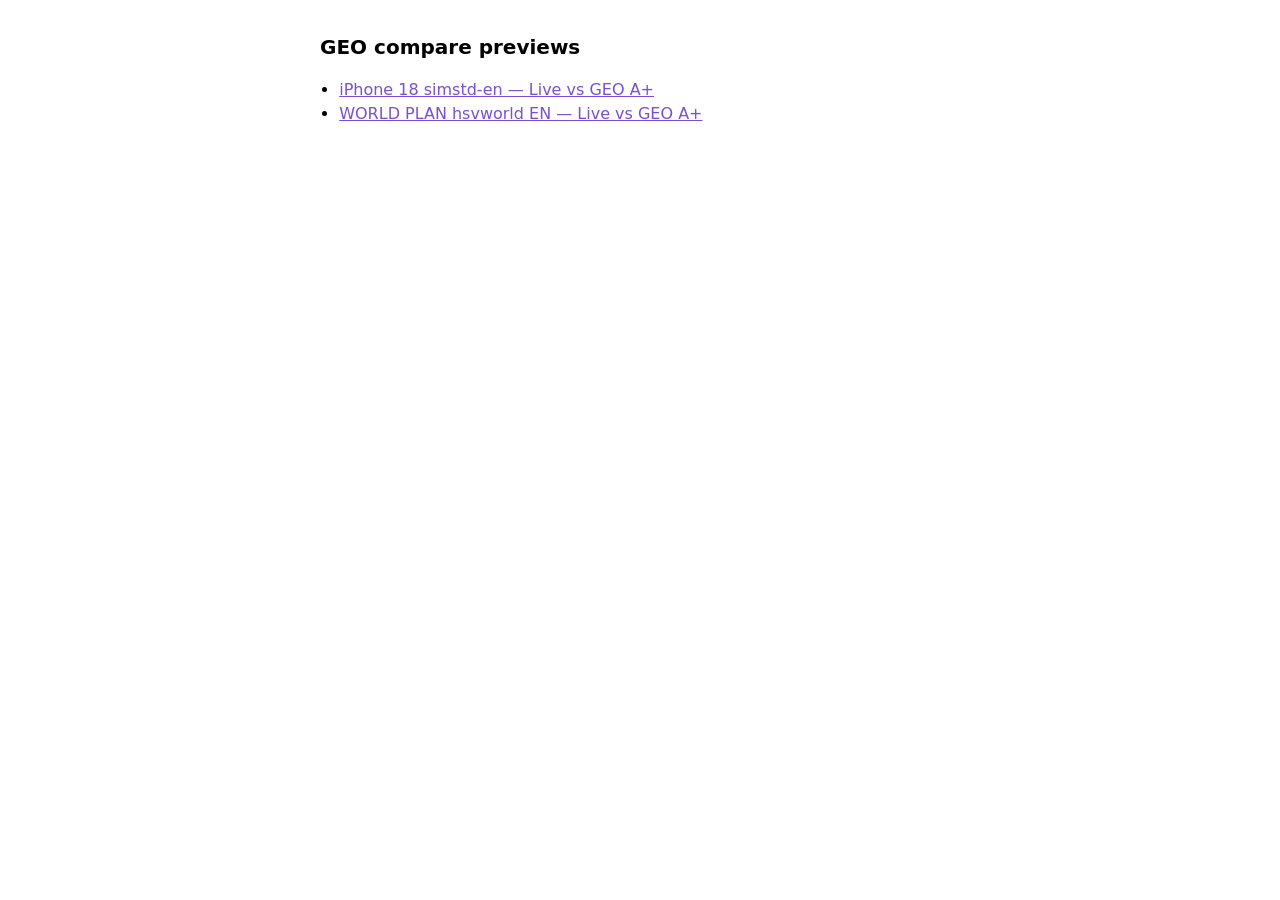
<file: public/index.html>
<!DOCTYPE html>
<html lang="en">
<head>
<meta charset="utf-8">
<meta name="viewport" content="width=device-width, initial-scale=1">
<title>3HK GEO — Live vs A+ compare</title>
<style>
  body { font-family: system-ui, sans-serif; max-width: 40rem; margin: 2rem auto; padding: 0 1rem; line-height: 1.5; }
  h1 { font-size: 1.25rem; }
  ul { padding-left: 1.2rem; }
  a { color: #774fda; }
</style>
</head>
<body>
<h1>GEO compare previews</h1>
<ul>
  <li><a href="/iphone18pro/simstd-en-live-vs-aplus-compare.html">iPhone 18 simstd-en — Live vs GEO A+</a></li>
  <li><a href="/hsvworld/index-en-live-vs-aplus-compare.html">WORLD PLAN hsvworld EN — Live vs GEO A+</a></li>
</ul>
</body>
</html>
</file>
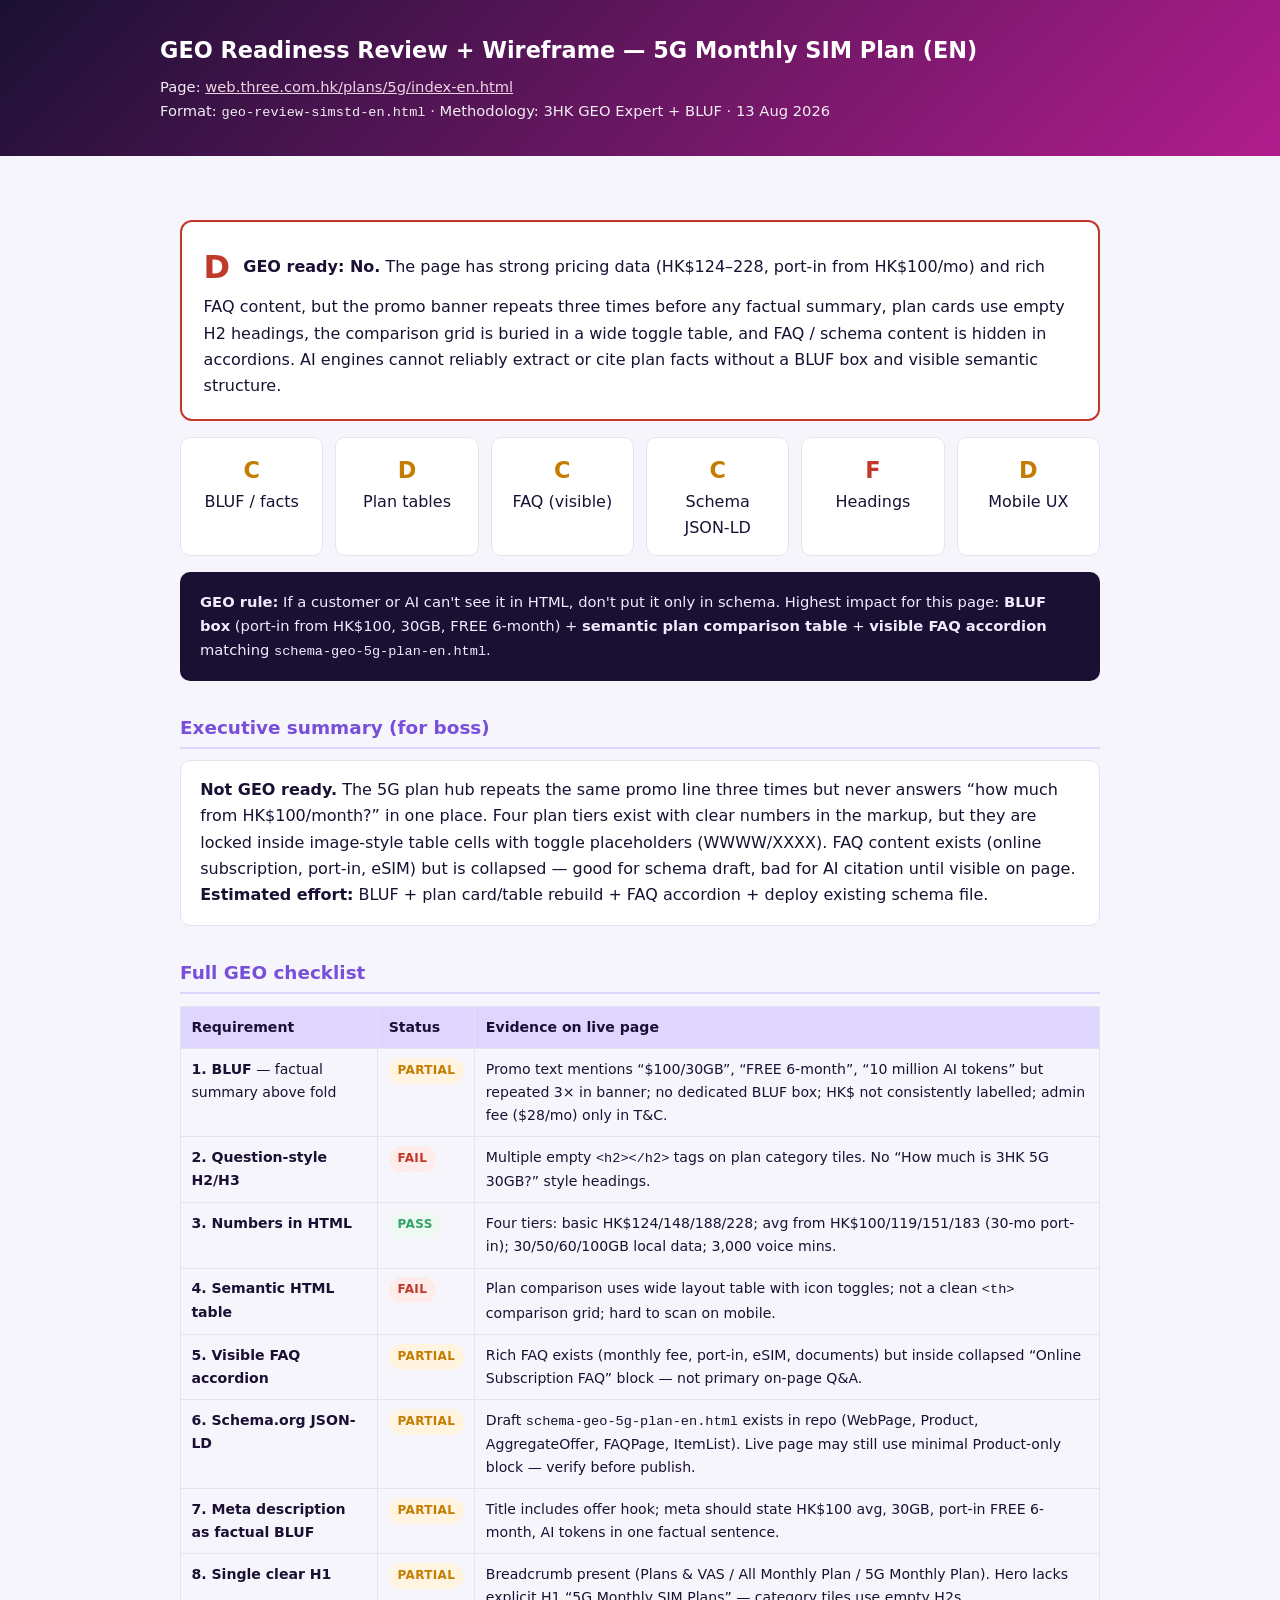
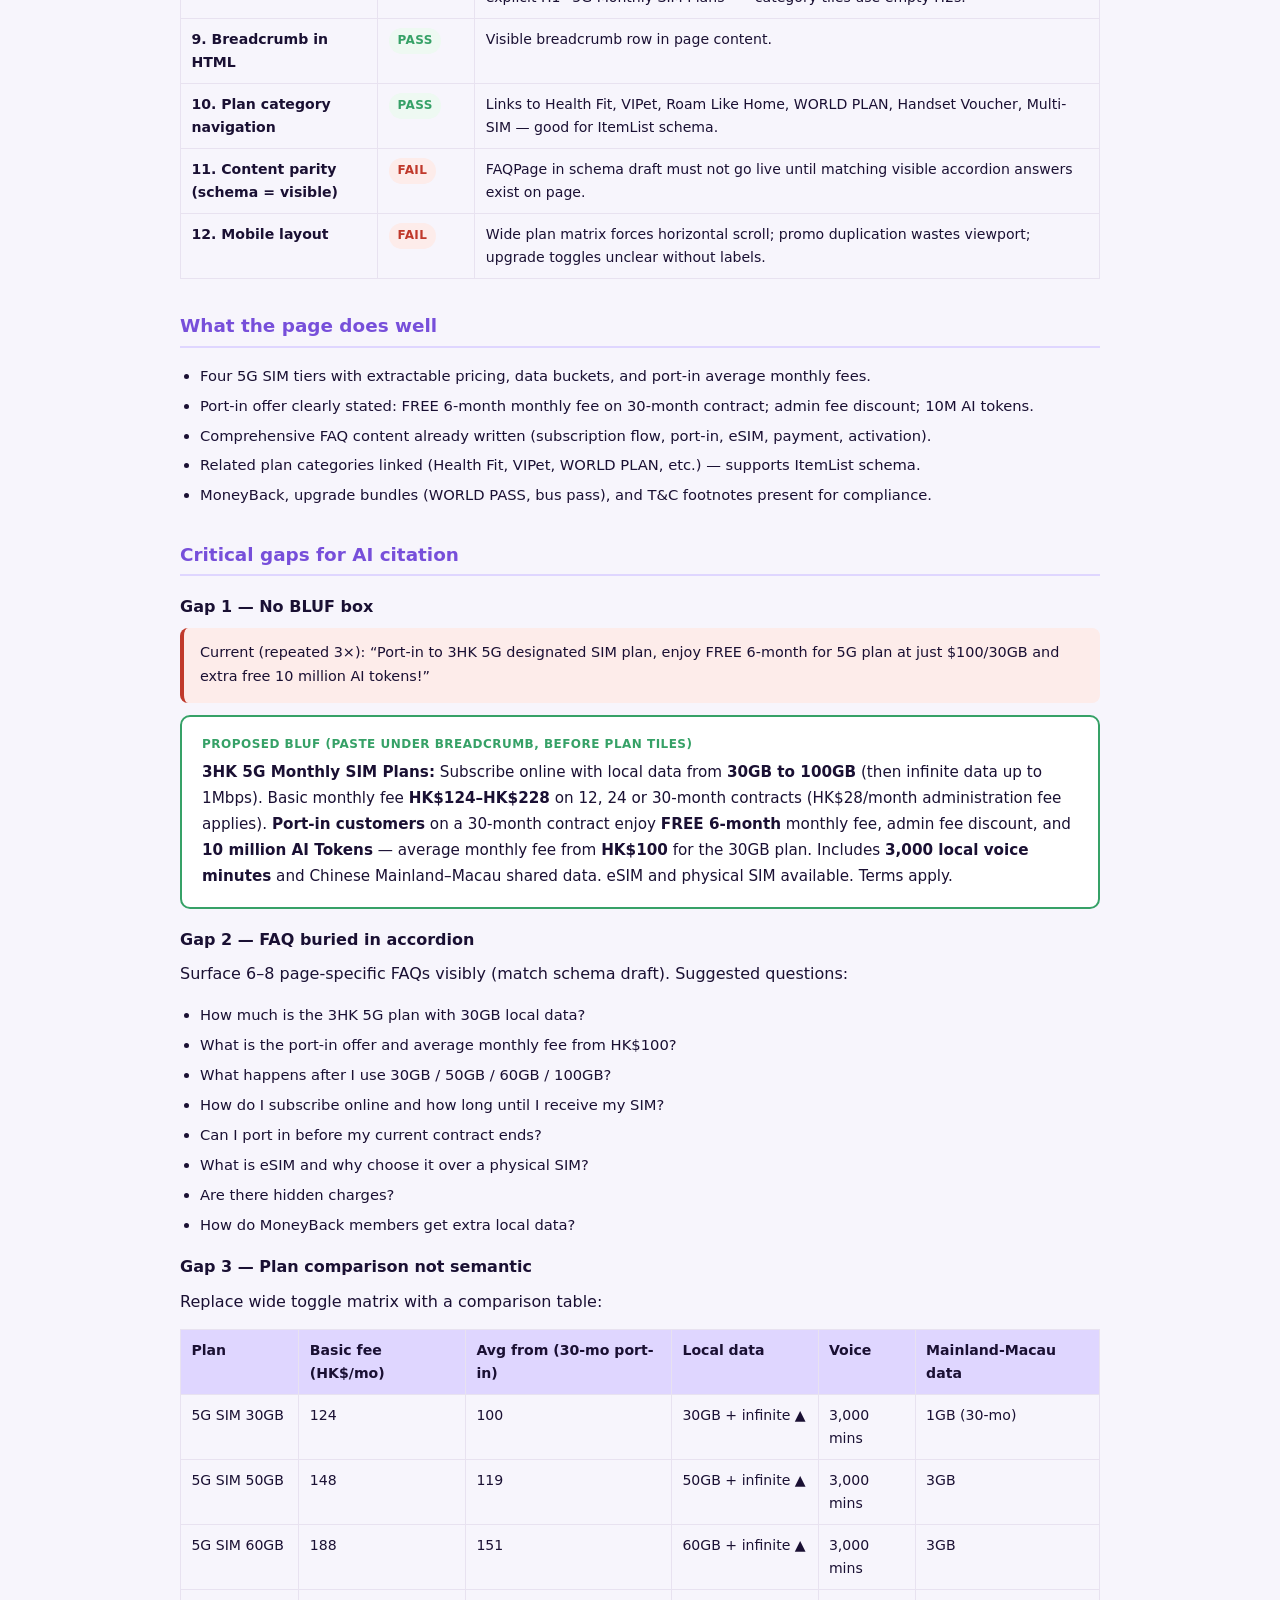
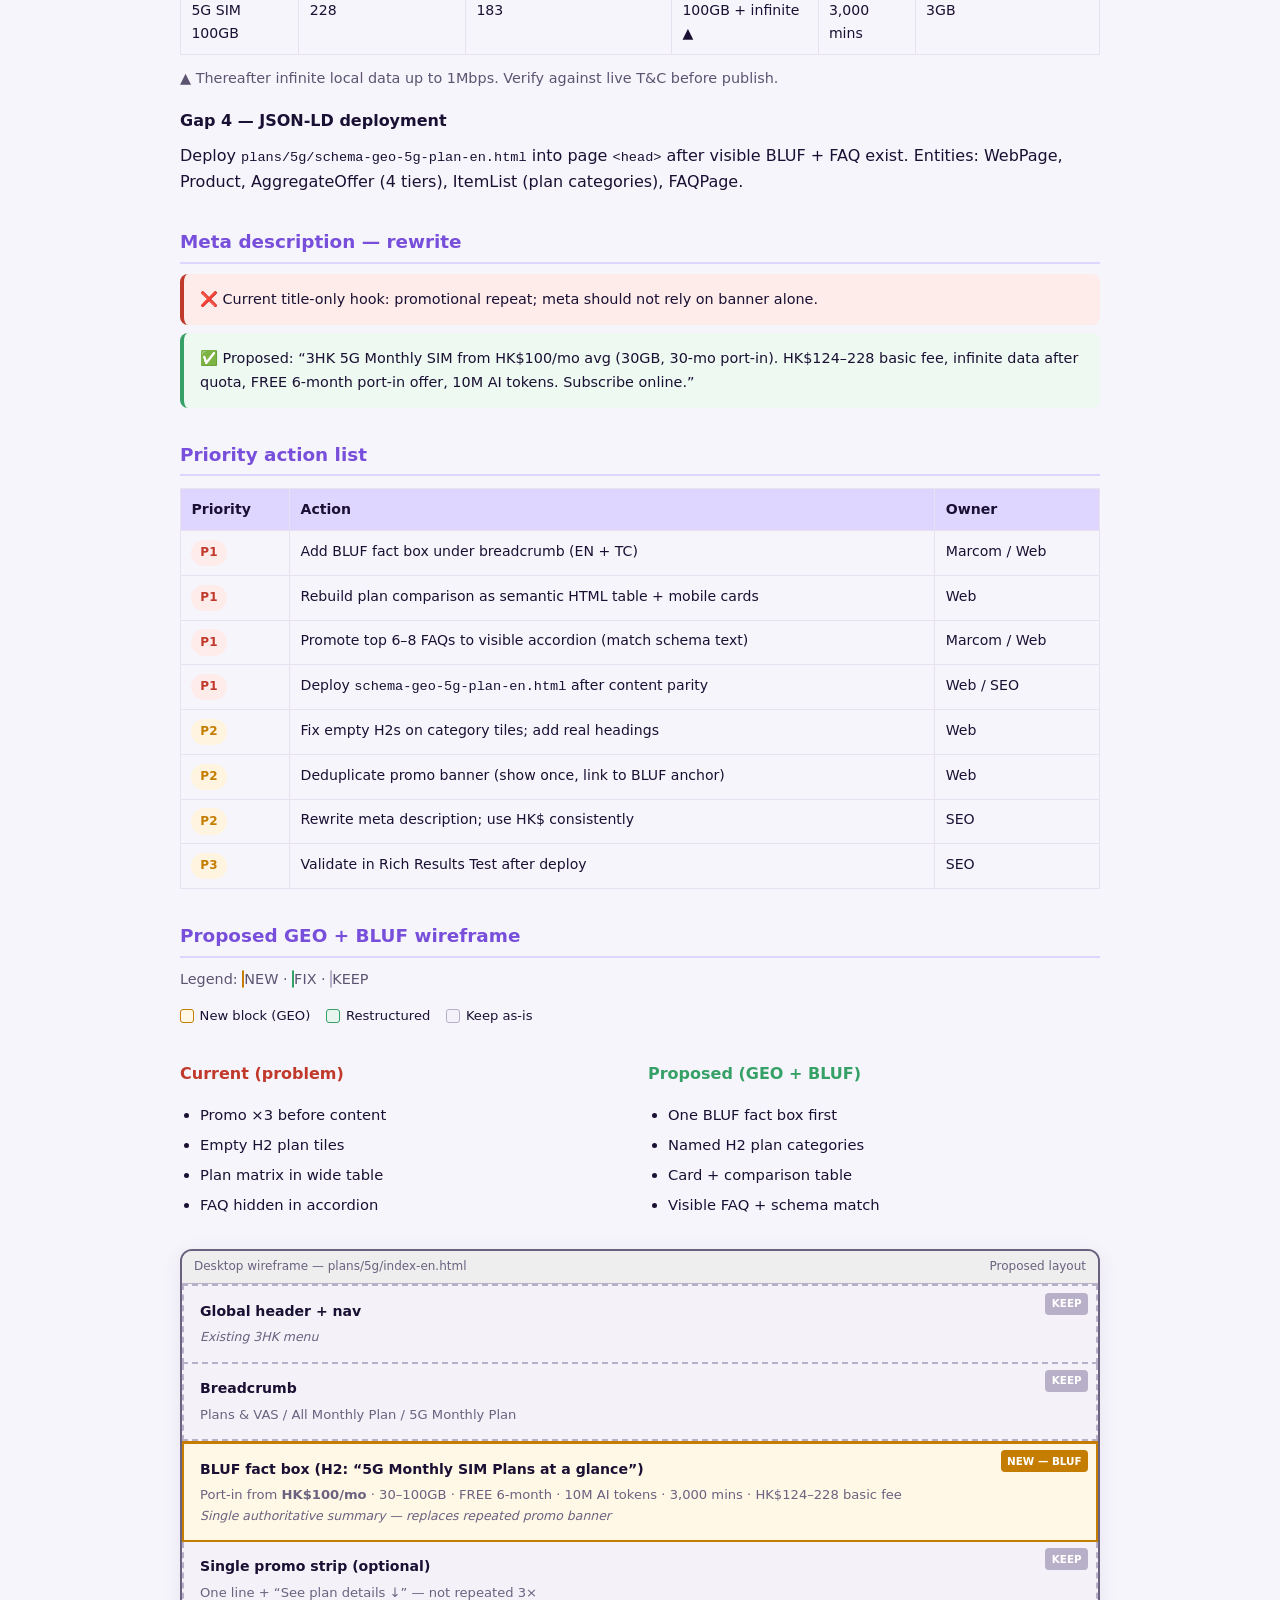
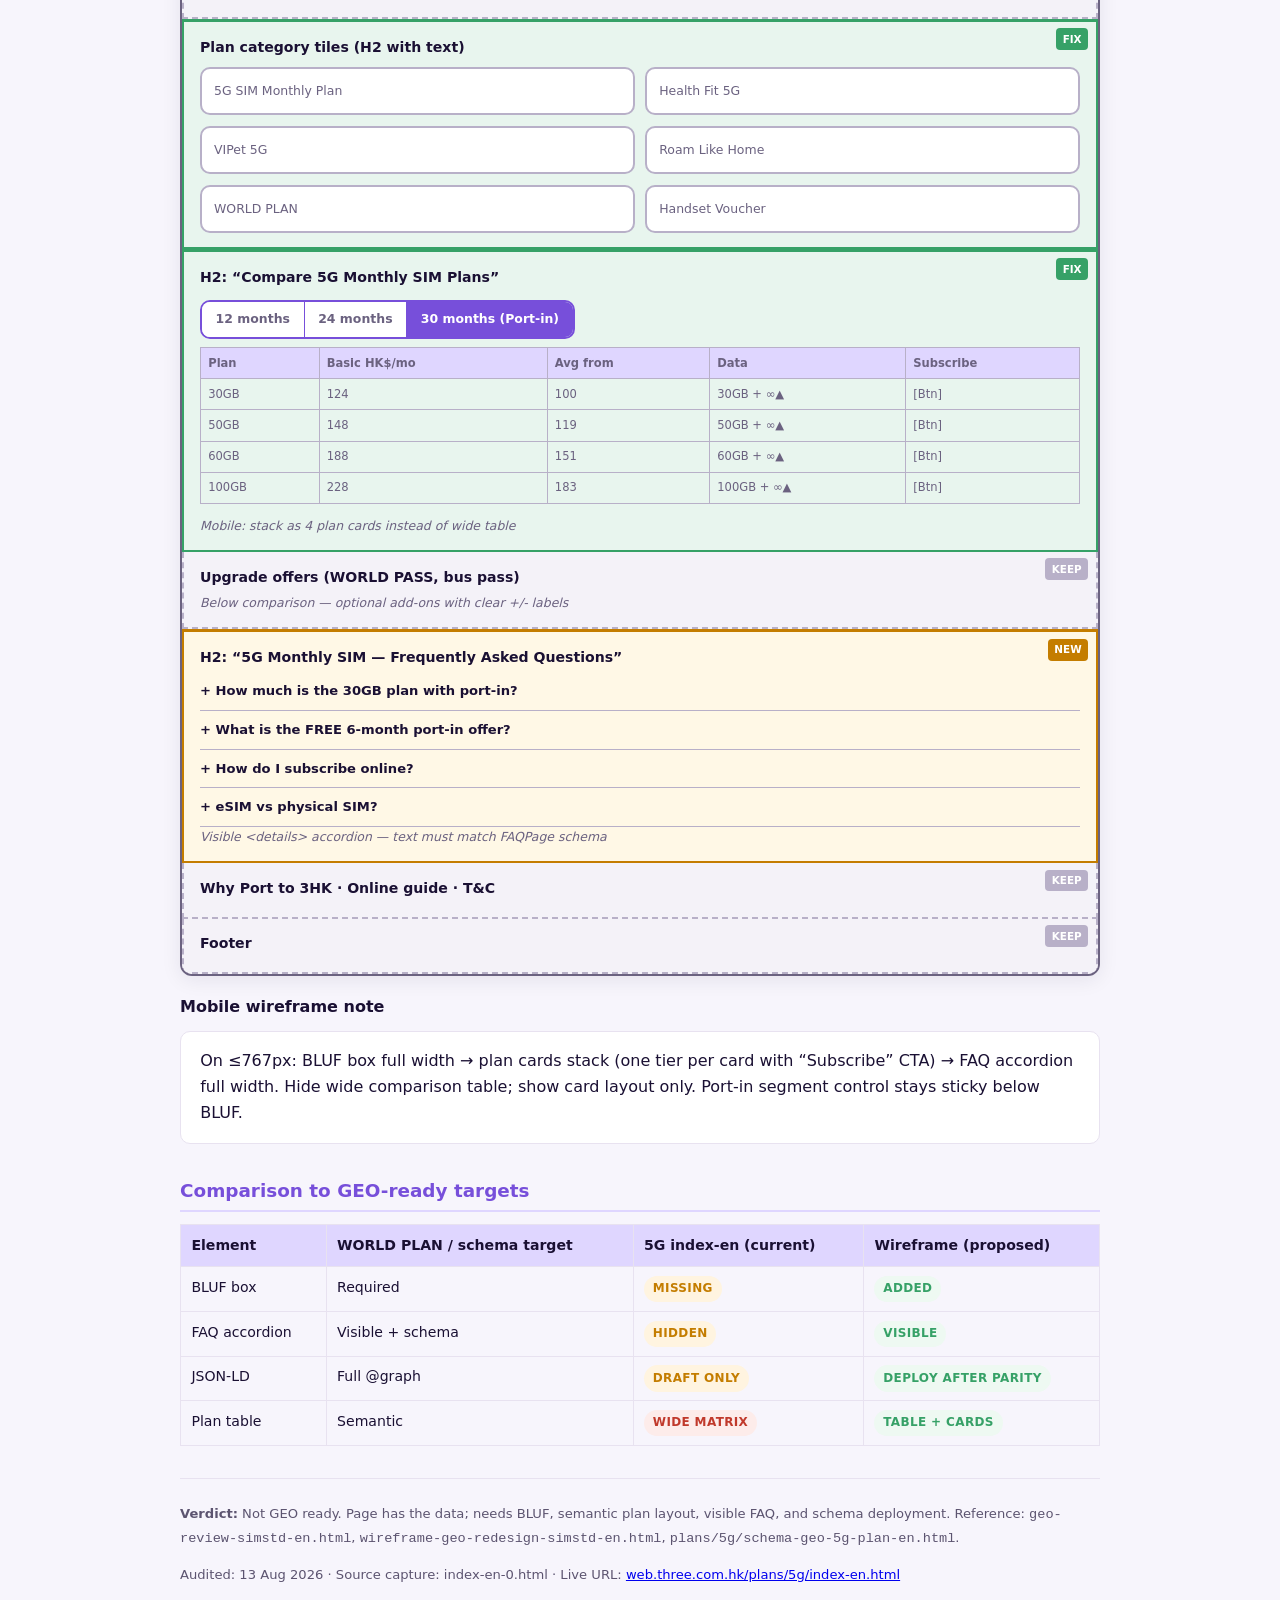
<file: plans/5g/geo-review-5g-index-en.html>
<!DOCTYPE html>
<html lang="en">
<head>
    <meta charset="UTF-8">
    <meta name="viewport" content="width=device-width, initial-scale=1.0">
    <title>GEO Review + Wireframe — 5G Monthly SIM Plan (EN)</title>
    <style>
        :root {
            --ink: #1a1033;
            --muted: #5c5470;
            --line: #e8e2f0;
            --bg: #f7f5fc;
            --card: #fff;
            --accent: #774fda;
            --accent-soft: #dfd6ff;
            --ok: #36a167;
            --warn: #c47d00;
            --bad: #c0392b;
            --wire: #b8b0c8;
            --wire-dark: #6b6280;
            --fill: #f4f2f8;
            --fill-new: #fff8e6;
            --fill-ok: #e8f5ee;
        }
        * { box-sizing: border-box; }
        body {
            margin: 0;
            font-family: system-ui, -apple-system, "Segoe UI", Arial, sans-serif;
            color: var(--ink);
            background: var(--bg);
            line-height: 1.65;
        }
        .wrap { max-width: 960px; margin: 0 auto; padding: 1.75rem 1.25rem 3rem; }
        header {
            background: linear-gradient(135deg, #1a1033, #b11d8d);
            color: #fff;
            padding: 2rem 1.25rem;
            margin-bottom: 1.25rem;
        }
        header .wrap { padding: 0; max-width: 960px; }
        h1 { margin: 0 0 0.35rem; font-size: 1.4rem; }
        .subtitle { margin: 0; opacity: 0.92; font-size: 0.92rem; }
        .subtitle a { color: #fce4f0; }
        h2 {
            margin: 2rem 0 0.65rem;
            font-size: 1.15rem;
            color: var(--accent);
            border-bottom: 2px solid var(--accent-soft);
            padding-bottom: 0.25rem;
        }
        h3 { margin: 1.1rem 0 0.45rem; font-size: 1rem; }
        p { margin: 0.5rem 0 0.85rem; }
        .muted { color: var(--muted); font-size: 0.9rem; }
        .verdict {
            background: #fff;
            border: 2px solid var(--bad);
            border-radius: 12px;
            padding: 1.2rem 1.35rem;
            margin: 1rem 0;
        }
        .grade {
            display: inline-block;
            font-size: 2rem;
            font-weight: 800;
            color: var(--bad);
            margin-right: 0.5rem;
            vertical-align: middle;
        }
        .badge {
            display: inline-block;
            font-size: 0.75rem;
            font-weight: 700;
            padding: 0.2rem 0.55rem;
            border-radius: 999px;
            text-transform: uppercase;
            letter-spacing: 0.03em;
        }
        .badge-fail { background: #fdecea; color: var(--bad); }
        .badge-warn { background: #fff4e0; color: var(--warn); }
        .badge-pass { background: #eef9f2; color: var(--ok); }
        .card {
            background: var(--card);
            border: 1px solid var(--line);
            border-radius: 10px;
            padding: 1rem 1.2rem;
            margin: 0.65rem 0;
        }
        .bluf-def {
            background: #1a1033;
            color: #f0ecff;
            border-radius: 10px;
            padding: 1.1rem 1.25rem;
            font-size: 0.92rem;
            margin: 0.75rem 0;
        }
        table {
            width: 100%;
            border-collapse: collapse;
            font-size: 0.88rem;
            margin: 0.75rem 0;
        }
        th, td {
            border: 1px solid var(--line);
            padding: 0.55rem 0.65rem;
            text-align: left;
            vertical-align: top;
        }
        th { background: var(--accent-soft); }
        .example {
            border-radius: 8px;
            padding: 0.85rem 1rem;
            margin: 0.5rem 0;
            font-size: 0.9rem;
        }
        .bad-ex { background: #fdecea; border-left: 4px solid var(--bad); }
        .good-ex { background: #eef9f2; border-left: 4px solid var(--ok); }
        .proposed-bluf {
            background: #fff;
            border: 2px solid var(--ok);
            border-radius: 10px;
            padding: 1.1rem 1.25rem;
            margin: 0.75rem 0;
            font-size: 0.95rem;
            line-height: 1.7;
        }
        .proposed-bluf .label {
            font-size: 0.75rem;
            font-weight: 700;
            text-transform: uppercase;
            color: var(--ok);
            letter-spacing: 0.04em;
            margin-bottom: 0.35rem;
        }
        .score-grid {
            display: grid;
            grid-template-columns: repeat(auto-fit, minmax(140px, 1fr));
            gap: 0.75rem;
            margin: 1rem 0;
        }
        .score-box {
            background: #fff;
            border: 1px solid var(--line);
            border-radius: 10px;
            padding: 0.85rem 1rem;
            text-align: center;
        }
        .score-box strong { display: block; font-size: 1.4rem; color: var(--bad); }
        .score-box.pass strong { color: var(--ok); }
        .score-box.warn strong { color: var(--warn); }
        ul { padding-left: 1.25rem; }
        li { margin: 0.35rem 0; font-size: 0.92rem; }
        code { font-size: 0.85rem; }

        /* Wireframe */
        .legend {
            display: flex;
            flex-wrap: wrap;
            gap: 0.5rem 1rem;
            font-size: 0.82rem;
            margin-bottom: 1rem;
        }
        .legend span { display: inline-flex; align-items: center; gap: 0.35rem; }
        .swatch { width: 14px; height: 14px; border-radius: 3px; border: 1px solid var(--wire); }
        .swatch.keep { background: var(--fill); }
        .swatch.new { background: var(--fill-new); border-color: var(--warn); }
        .swatch.fix { background: var(--fill-ok); border-color: var(--ok); }
        .device {
            border: 2px solid var(--wire-dark);
            border-radius: 12px;
            overflow: hidden;
            background: #fff;
            margin: 1rem 0;
            box-shadow: 0 4px 20px rgba(26,16,51,0.08);
        }
        .device-bar {
            background: #eee;
            padding: 0.4rem 0.75rem;
            font-size: 0.75rem;
            color: var(--wire-dark);
            border-bottom: 1px solid var(--wire);
            display: flex;
            justify-content: space-between;
        }
        .wf-block {
            border: 2px dashed var(--wire);
            margin: 0;
            padding: 0.85rem 1rem;
            position: relative;
            font-size: 0.82rem;
            color: var(--wire-dark);
        }
        .wf-block + .wf-block { border-top: none; }
        .wf-block.keep { background: var(--fill); }
        .wf-block.new { background: var(--fill-new); border-color: var(--warn); border-style: solid; }
        .wf-block.fix { background: var(--fill-ok); border-color: var(--ok); border-style: solid; }
        .wf-label { font-weight: 700; color: var(--ink); font-size: 0.88rem; display: block; margin-bottom: 0.2rem; }
        .wf-note { font-size: 0.78rem; color: var(--wire-dark); font-style: italic; }
        .wf-tag {
            position: absolute;
            top: 0.4rem;
            right: 0.5rem;
            font-size: 0.65rem;
            font-weight: 700;
            text-transform: uppercase;
            padding: 0.15rem 0.4rem;
            border-radius: 4px;
            color: #fff;
        }
        .wf-tag.new { background: var(--warn); }
        .wf-tag.fix { background: var(--ok); }
        .wf-tag.keep { background: var(--wire); }
        .wf-plan-cards {
            display: grid;
            grid-template-columns: repeat(2, 1fr);
            gap: 0.65rem;
            margin-top: 0.5rem;
        }
        @media (max-width: 600px) { .wf-plan-cards { grid-template-columns: 1fr; } }
        .wf-plan-card {
            border: 2px solid var(--wire);
            border-radius: 10px;
            padding: 0.75rem;
            background: #fff;
            font-size: 0.78rem;
        }
        .wf-plan-card.featured { border-color: var(--accent); background: var(--accent-soft); }
        .wf-segment {
            display: inline-flex;
            border: 2px solid var(--accent);
            border-radius: 10px;
            overflow: hidden;
            margin-top: 0.5rem;
        }
        .wf-segment span {
            padding: 0.45rem 0.85rem;
            font-size: 0.78rem;
            font-weight: 600;
            background: #fff;
            border-right: 1px solid var(--accent);
        }
        .wf-segment span:last-child { border-right: none; }
        .wf-segment span.on { background: var(--accent); color: #fff; }
        .wf-table { width: 100%; border-collapse: collapse; font-size: 0.72rem; margin-top: 0.5rem; }
        .wf-table th, .wf-table td { border: 1px solid var(--wire); padding: 0.35rem 0.45rem; }
        .wf-table th { background: var(--accent-soft); }
        .wf-faq-item { border-bottom: 1px solid var(--wire); padding: 0.5rem 0; }
        .wf-faq-q { font-weight: 600; color: var(--ink); font-size: 0.82rem; }
        .compare {
            display: grid;
            grid-template-columns: 1fr 1fr;
            gap: 1rem;
            margin: 1rem 0;
        }
        @media (max-width: 700px) { .compare { grid-template-columns: 1fr; } }
        .compare-col.bad h3 { color: var(--bad); }
        .compare-col.good h3 { color: var(--ok); }
        footer {
            margin-top: 2rem;
            padding-top: 1rem;
            border-top: 1px solid var(--line);
            font-size: 0.82rem;
            color: var(--muted);
        }
    </style>
</head>
<body>

<header>
    <div class="wrap">
        <h1>GEO Readiness Review + Wireframe — 5G Monthly SIM Plan (EN)</h1>
        <p class="subtitle">
            Page: <a href="https://web.three.com.hk/plans/5g/index-en.html">web.three.com.hk/plans/5g/index-en.html</a><br>
            Format: <code>geo-review-simstd-en.html</code> · Methodology: 3HK GEO Expert + BLUF · 13 Aug 2026
        </p>
    </div>
</header>

<div class="wrap">

    <div class="verdict">
        <span class="grade">D</span>
        <strong>GEO ready: No.</strong>
        The page has strong pricing data (HK$124–228, port-in from HK$100/mo) and rich FAQ content,
        but the promo banner repeats three times before any factual summary, plan cards use empty H2 headings,
        the comparison grid is buried in a wide toggle table, and FAQ / schema content is hidden in accordions.
        AI engines cannot reliably extract or cite plan facts without a BLUF box and visible semantic structure.
    </div>

    <div class="score-grid">
        <div class="score-box warn"><strong>C</strong><span>BLUF / facts</span></div>
        <div class="score-box warn"><strong>D</strong><span>Plan tables</span></div>
        <div class="score-box warn"><strong>C</strong><span>FAQ (visible)</span></div>
        <div class="score-box warn"><strong>C</strong><span>Schema JSON-LD</span></div>
        <div class="score-box"><strong>F</strong><span>Headings</span></div>
        <div class="score-box warn"><strong>D</strong><span>Mobile UX</span></div>
    </div>

    <div class="bluf-def">
        <strong>GEO rule:</strong> If a customer or AI can't see it in HTML, don't put it only in schema.
        Highest impact for this page: <strong>BLUF box</strong> (port-in from HK$100, 30GB, FREE 6-month) +
        <strong>semantic plan comparison table</strong> + <strong>visible FAQ accordion</strong> matching
        <code>schema-geo-5g-plan-en.html</code>.
    </div>

    <h2>Executive summary (for boss)</h2>
    <div class="card">
        <p style="margin:0">
            <strong>Not GEO ready.</strong> The 5G plan hub repeats the same promo line three times but never answers
            “how much from HK$100/month?” in one place. Four plan tiers exist with clear numbers in the markup,
            but they are locked inside image-style table cells with toggle placeholders (WWWW/XXXX).
            FAQ content exists (online subscription, port-in, eSIM) but is collapsed — good for schema draft,
            bad for AI citation until visible on page.
            <strong>Estimated effort:</strong> BLUF + plan card/table rebuild + FAQ accordion + deploy existing schema file.
        </p>
    </div>

    <h2>Full GEO checklist</h2>
    <table>
        <thead>
            <tr><th>Requirement</th><th>Status</th><th>Evidence on live page</th></tr>
        </thead>
        <tbody>
            <tr>
                <td><strong>1. BLUF</strong> — factual summary above fold</td>
                <td><span class="badge badge-warn">Partial</span></td>
                <td>Promo text mentions “$100/30GB”, “FREE 6-month”, “10 million AI tokens” but repeated 3× in banner; no dedicated BLUF box; HK$ not consistently labelled; admin fee ($28/mo) only in T&amp;C.</td>
            </tr>
            <tr>
                <td><strong>2. Question-style H2/H3</strong></td>
                <td><span class="badge badge-fail">Fail</span></td>
                <td>Multiple empty <code>&lt;h2&gt;&lt;/h2&gt;</code> tags on plan category tiles. No “How much is 3HK 5G 30GB?” style headings.</td>
            </tr>
            <tr>
                <td><strong>3. Numbers in HTML</strong></td>
                <td><span class="badge badge-pass">Pass</span></td>
                <td>Four tiers: basic HK$124/148/188/228; avg from HK$100/119/151/183 (30-mo port-in); 30/50/60/100GB local data; 3,000 voice mins.</td>
            </tr>
            <tr>
                <td><strong>4. Semantic HTML table</strong></td>
                <td><span class="badge badge-fail">Fail</span></td>
                <td>Plan comparison uses wide layout table with icon toggles; not a clean <code>&lt;th&gt;</code> comparison grid; hard to scan on mobile.</td>
            </tr>
            <tr>
                <td><strong>5. Visible FAQ accordion</strong></td>
                <td><span class="badge badge-warn">Partial</span></td>
                <td>Rich FAQ exists (monthly fee, port-in, eSIM, documents) but inside collapsed “Online Subscription FAQ” block — not primary on-page Q&amp;A.</td>
            </tr>
            <tr>
                <td><strong>6. Schema.org JSON-LD</strong></td>
                <td><span class="badge badge-warn">Partial</span></td>
                <td>Draft <code>schema-geo-5g-plan-en.html</code> exists in repo (WebPage, Product, AggregateOffer, FAQPage, ItemList). Live page may still use minimal Product-only block — verify before publish.</td>
            </tr>
            <tr>
                <td><strong>7. Meta description as factual BLUF</strong></td>
                <td><span class="badge badge-warn">Partial</span></td>
                <td>Title includes offer hook; meta should state HK$100 avg, 30GB, port-in FREE 6-month, AI tokens in one factual sentence.</td>
            </tr>
            <tr>
                <td><strong>8. Single clear H1</strong></td>
                <td><span class="badge badge-warn">Partial</span></td>
                <td>Breadcrumb present (Plans &amp; VAS / All Monthly Plan / 5G Monthly Plan). Hero lacks explicit H1 “5G Monthly SIM Plans” — category tiles use empty H2s.</td>
            </tr>
            <tr>
                <td><strong>9. Breadcrumb in HTML</strong></td>
                <td><span class="badge badge-pass">Pass</span></td>
                <td>Visible breadcrumb row in page content.</td>
            </tr>
            <tr>
                <td><strong>10. Plan category navigation</strong></td>
                <td><span class="badge badge-pass">Pass</span></td>
                <td>Links to Health Fit, VIPet, Roam Like Home, WORLD PLAN, Handset Voucher, Multi-SIM — good for ItemList schema.</td>
            </tr>
            <tr>
                <td><strong>11. Content parity (schema = visible)</strong></td>
                <td><span class="badge badge-fail">Fail</span></td>
                <td>FAQPage in schema draft must not go live until matching visible accordion answers exist on page.</td>
            </tr>
            <tr>
                <td><strong>12. Mobile layout</strong></td>
                <td><span class="badge badge-fail">Fail</span></td>
                <td>Wide plan matrix forces horizontal scroll; promo duplication wastes viewport; upgrade toggles unclear without labels.</td>
            </tr>
        </tbody>
    </table>

    <h2>What the page does well</h2>
    <ul>
        <li>Four 5G SIM tiers with extractable pricing, data buckets, and port-in average monthly fees.</li>
        <li>Port-in offer clearly stated: FREE 6-month monthly fee on 30-month contract; admin fee discount; 10M AI tokens.</li>
        <li>Comprehensive FAQ content already written (subscription flow, port-in, eSIM, payment, activation).</li>
        <li>Related plan categories linked (Health Fit, VIPet, WORLD PLAN, etc.) — supports ItemList schema.</li>
        <li>MoneyBack, upgrade bundles (WORLD PASS, bus pass), and T&amp;C footnotes present for compliance.</li>
    </ul>

    <h2>Critical gaps for AI citation</h2>

    <h3>Gap 1 — No BLUF box</h3>
    <div class="example bad-ex">
        Current (repeated 3×): “Port-in to 3HK 5G designated SIM plan, enjoy FREE 6-month for 5G plan at just $100/30GB and extra free 10 million AI tokens!”
    </div>
    <div class="proposed-bluf">
        <div class="label">Proposed BLUF (paste under breadcrumb, before plan tiles)</div>
        <p style="margin:0">
            <strong>3HK 5G Monthly SIM Plans:</strong> Subscribe online with local data from <strong>30GB to 100GB</strong>
            (then infinite data up to 1Mbps). Basic monthly fee <strong>HK$124–HK$228</strong> on 12, 24 or 30-month contracts
            (HK$28/month administration fee applies).
            <strong>Port-in customers</strong> on a 30-month contract enjoy <strong>FREE 6-month</strong> monthly fee,
            admin fee discount, and <strong>10 million AI Tokens</strong> — average monthly fee from <strong>HK$100</strong>
            for the 30GB plan. Includes <strong>3,000 local voice minutes</strong> and Chinese Mainland–Macau shared data.
            eSIM and physical SIM available. Terms apply.
        </p>
    </div>

    <h3>Gap 2 — FAQ buried in accordion</h3>
    <p>Surface 6–8 page-specific FAQs visibly (match schema draft). Suggested questions:</p>
    <ul>
        <li>How much is the 3HK 5G plan with 30GB local data?</li>
        <li>What is the port-in offer and average monthly fee from HK$100?</li>
        <li>What happens after I use 30GB / 50GB / 60GB / 100GB?</li>
        <li>How do I subscribe online and how long until I receive my SIM?</li>
        <li>Can I port in before my current contract ends?</li>
        <li>What is eSIM and why choose it over a physical SIM?</li>
        <li>Are there hidden charges?</li>
        <li>How do MoneyBack members get extra local data?</li>
    </ul>

    <h3>Gap 3 — Plan comparison not semantic</h3>
    <p>Replace wide toggle matrix with a comparison table:</p>
    <table>
        <thead>
            <tr>
                <th>Plan</th>
                <th>Basic fee (HK$/mo)</th>
                <th>Avg from (30-mo port-in)</th>
                <th>Local data</th>
                <th>Voice</th>
                <th>Mainland-Macau data</th>
            </tr>
        </thead>
        <tbody>
            <tr><td>5G SIM 30GB</td><td>124</td><td>100</td><td>30GB + infinite ▲</td><td>3,000 mins</td><td>1GB (30-mo)</td></tr>
            <tr><td>5G SIM 50GB</td><td>148</td><td>119</td><td>50GB + infinite ▲</td><td>3,000 mins</td><td>3GB</td></tr>
            <tr><td>5G SIM 60GB</td><td>188</td><td>151</td><td>60GB + infinite ▲</td><td>3,000 mins</td><td>3GB</td></tr>
            <tr><td>5G SIM 100GB</td><td>228</td><td>183</td><td>100GB + infinite ▲</td><td>3,000 mins</td><td>3GB</td></tr>
        </tbody>
    </table>
    <p class="muted">▲ Thereafter infinite local data up to 1Mbps. Verify against live T&amp;C before publish.</p>

    <h3>Gap 4 — JSON-LD deployment</h3>
    <p>Deploy <code>plans/5g/schema-geo-5g-plan-en.html</code> into page <code>&lt;head&gt;</code> after visible BLUF + FAQ exist. Entities: WebPage, Product, AggregateOffer (4 tiers), ItemList (plan categories), FAQPage.</p>

    <h2>Meta description — rewrite</h2>
    <div class="example bad-ex">
        ❌ Current title-only hook: promotional repeat; meta should not rely on banner alone.
    </div>
    <div class="example good-ex">
        ✅ Proposed: “3HK 5G Monthly SIM from HK$100/mo avg (30GB, 30-mo port-in). HK$124–228 basic fee, infinite data after quota, FREE 6-month port-in offer, 10M AI tokens. Subscribe online.”
    </div>

    <h2>Priority action list</h2>
    <table>
        <thead>
            <tr><th>Priority</th><th>Action</th><th>Owner</th></tr>
        </thead>
        <tbody>
            <tr><td><span class="badge badge-fail">P1</span></td><td>Add BLUF fact box under breadcrumb (EN + TC)</td><td>Marcom / Web</td></tr>
            <tr><td><span class="badge badge-fail">P1</span></td><td>Rebuild plan comparison as semantic HTML table + mobile cards</td><td>Web</td></tr>
            <tr><td><span class="badge badge-fail">P1</span></td><td>Promote top 6–8 FAQs to visible accordion (match schema text)</td><td>Marcom / Web</td></tr>
            <tr><td><span class="badge badge-fail">P1</span></td><td>Deploy <code>schema-geo-5g-plan-en.html</code> after content parity</td><td>Web / SEO</td></tr>
            <tr><td><span class="badge badge-warn">P2</span></td><td>Fix empty H2s on category tiles; add real headings</td><td>Web</td></tr>
            <tr><td><span class="badge badge-warn">P2</span></td><td>Deduplicate promo banner (show once, link to BLUF anchor)</td><td>Web</td></tr>
            <tr><td><span class="badge badge-warn">P2</span></td><td>Rewrite meta description; use HK$ consistently</td><td>SEO</td></tr>
            <tr><td><span class="badge badge-warn">P3</span></td><td>Validate in Rich Results Test after deploy</td><td>SEO</td></tr>
        </tbody>
    </table>

    <!-- ========== WIREFRAME SECTION ========== -->
    <h2>Proposed GEO + BLUF wireframe</h2>
    <p class="muted">Legend: <span class="swatch new"></span> NEW · <span class="swatch fix"></span> FIX · <span class="swatch keep"></span> KEEP</p>

    <div class="legend">
        <span><span class="swatch new"></span> New block (GEO)</span>
        <span><span class="swatch fix"></span> Restructured</span>
        <span><span class="swatch keep"></span> Keep as-is</span>
    </div>

    <div class="compare">
        <div class="compare-col bad">
            <h3>Current (problem)</h3>
            <ul>
                <li>Promo ×3 before content</li>
                <li>Empty H2 plan tiles</li>
                <li>Plan matrix in wide table</li>
                <li>FAQ hidden in accordion</li>
            </ul>
        </div>
        <div class="compare-col good">
            <h3>Proposed (GEO + BLUF)</h3>
            <ul>
                <li>One BLUF fact box first</li>
                <li>Named H2 plan categories</li>
                <li>Card + comparison table</li>
                <li>Visible FAQ + schema match</li>
            </ul>
        </div>
    </div>

    <div class="device">
        <div class="device-bar">
            <span>Desktop wireframe — plans/5g/index-en.html</span>
            <span>Proposed layout</span>
        </div>

        <div class="wf-block keep">
            <span class="wf-tag keep">Keep</span>
            <span class="wf-label">Global header + nav</span>
            <span class="wf-note">Existing 3HK menu</span>
        </div>

        <div class="wf-block keep compact">
            <span class="wf-tag keep">Keep</span>
            <span class="wf-label">Breadcrumb</span>
            Plans &amp; VAS / All Monthly Plan / 5G Monthly Plan
        </div>

        <div class="wf-block new">
            <span class="wf-tag new">NEW — BLUF</span>
            <span class="wf-label">BLUF fact box (H2: “5G Monthly SIM Plans at a glance”)</span>
            Port-in from <strong>HK$100/mo</strong> · 30–100GB · FREE 6-month · 10M AI tokens · 3,000 mins · HK$124–228 basic fee
            <div class="wf-note">Single authoritative summary — replaces repeated promo banner</div>
        </div>

        <div class="wf-block keep compact">
            <span class="wf-tag keep">Keep</span>
            <span class="wf-label">Single promo strip (optional)</span>
            One line + “See plan details ↓” — not repeated 3×
        </div>

        <div class="wf-block fix">
            <span class="wf-tag fix">Fix</span>
            <span class="wf-label">Plan category tiles (H2 with text)</span>
            <div class="wf-plan-cards">
                <div class="wf-plan-card">5G SIM Monthly Plan</div>
                <div class="wf-plan-card">Health Fit 5G</div>
                <div class="wf-plan-card">VIPet 5G</div>
                <div class="wf-plan-card">Roam Like Home</div>
                <div class="wf-plan-card">WORLD PLAN</div>
                <div class="wf-plan-card">Handset Voucher</div>
            </div>
        </div>

        <div class="wf-block fix">
            <span class="wf-tag fix">Fix</span>
            <span class="wf-label">H2: “Compare 5G Monthly SIM Plans”</span>
            <div class="wf-segment">
                <span>12 months</span>
                <span>24 months</span>
                <span class="on">30 months (Port-in)</span>
            </div>
            <table class="wf-table">
                <thead>
                    <tr><th>Plan</th><th>Basic HK$/mo</th><th>Avg from</th><th>Data</th><th>Subscribe</th></tr>
                </thead>
                <tbody>
                    <tr><td>30GB</td><td>124</td><td>100</td><td>30GB + ∞▲</td><td>[Btn]</td></tr>
                    <tr><td>50GB</td><td>148</td><td>119</td><td>50GB + ∞▲</td><td>[Btn]</td></tr>
                    <tr><td>60GB</td><td>188</td><td>151</td><td>60GB + ∞▲</td><td>[Btn]</td></tr>
                    <tr><td>100GB</td><td>228</td><td>183</td><td>100GB + ∞▲</td><td>[Btn]</td></tr>
                </tbody>
            </table>
            <div class="wf-note">Mobile: stack as 4 plan cards instead of wide table</div>
        </div>

        <div class="wf-block keep">
            <span class="wf-tag keep">Keep</span>
            <span class="wf-label">Upgrade offers (WORLD PASS, bus pass)</span>
            <span class="wf-note">Below comparison — optional add-ons with clear +/- labels</span>
        </div>

        <div class="wf-block new">
            <span class="wf-tag new">NEW</span>
            <span class="wf-label">H2: “5G Monthly SIM — Frequently Asked Questions”</span>
            <div class="wf-faq-item"><div class="wf-faq-q">+ How much is the 30GB plan with port-in?</div></div>
            <div class="wf-faq-item"><div class="wf-faq-q">+ What is the FREE 6-month port-in offer?</div></div>
            <div class="wf-faq-item"><div class="wf-faq-q">+ How do I subscribe online?</div></div>
            <div class="wf-faq-item"><div class="wf-faq-q">+ eSIM vs physical SIM?</div></div>
            <div class="wf-note">Visible &lt;details&gt; accordion — text must match FAQPage schema</div>
        </div>

        <div class="wf-block keep compact">
            <span class="wf-tag keep">Keep</span>
            <span class="wf-label">Why Port to 3HK · Online guide · T&amp;C</span>
        </div>

        <div class="wf-block keep compact">
            <span class="wf-tag keep">Keep</span>
            <span class="wf-label">Footer</span>
        </div>
    </div>

    <h3>Mobile wireframe note</h3>
    <div class="card">
        <p style="margin:0">
            On ≤767px: BLUF box full width → plan cards stack (one tier per card with “Subscribe” CTA) →
            FAQ accordion full width. Hide wide comparison table; show card layout only.
            Port-in segment control stays sticky below BLUF.
        </p>
    </div>

    <h2>Comparison to GEO-ready targets</h2>
    <table>
        <thead>
            <tr><th>Element</th><th>WORLD PLAN / schema target</th><th>5G index-en (current)</th><th>Wireframe (proposed)</th></tr>
        </thead>
        <tbody>
            <tr><td>BLUF box</td><td>Required</td><td><span class="badge badge-warn">Missing</span></td><td><span class="badge badge-pass">Added</span></td></tr>
            <tr><td>FAQ accordion</td><td>Visible + schema</td><td><span class="badge badge-warn">Hidden</span></td><td><span class="badge badge-pass">Visible</span></td></tr>
            <tr><td>JSON-LD</td><td>Full @graph</td><td><span class="badge badge-warn">Draft only</span></td><td><span class="badge badge-pass">Deploy after parity</span></td></tr>
            <tr><td>Plan table</td><td>Semantic</td><td><span class="badge badge-fail">Wide matrix</span></td><td><span class="badge badge-pass">Table + cards</span></td></tr>
        </tbody>
    </table>

    <footer>
        <p>
            <strong>Verdict:</strong> Not GEO ready. Page has the data; needs BLUF, semantic plan layout, visible FAQ, and schema deployment.
            Reference: <code>geo-review-simstd-en.html</code>, <code>wireframe-geo-redesign-simstd-en.html</code>,
            <code>plans/5g/schema-geo-5g-plan-en.html</code>.
        </p>
        <p>Audited: 13 Aug 2026 · Source capture: index-en-0.html · Live URL:
            <a href="https://web.three.com.hk/plans/5g/index-en.html">web.three.com.hk/plans/5g/index-en.html</a>
        </p>
    </footer>
</div>
</body>
</html>
</file>
